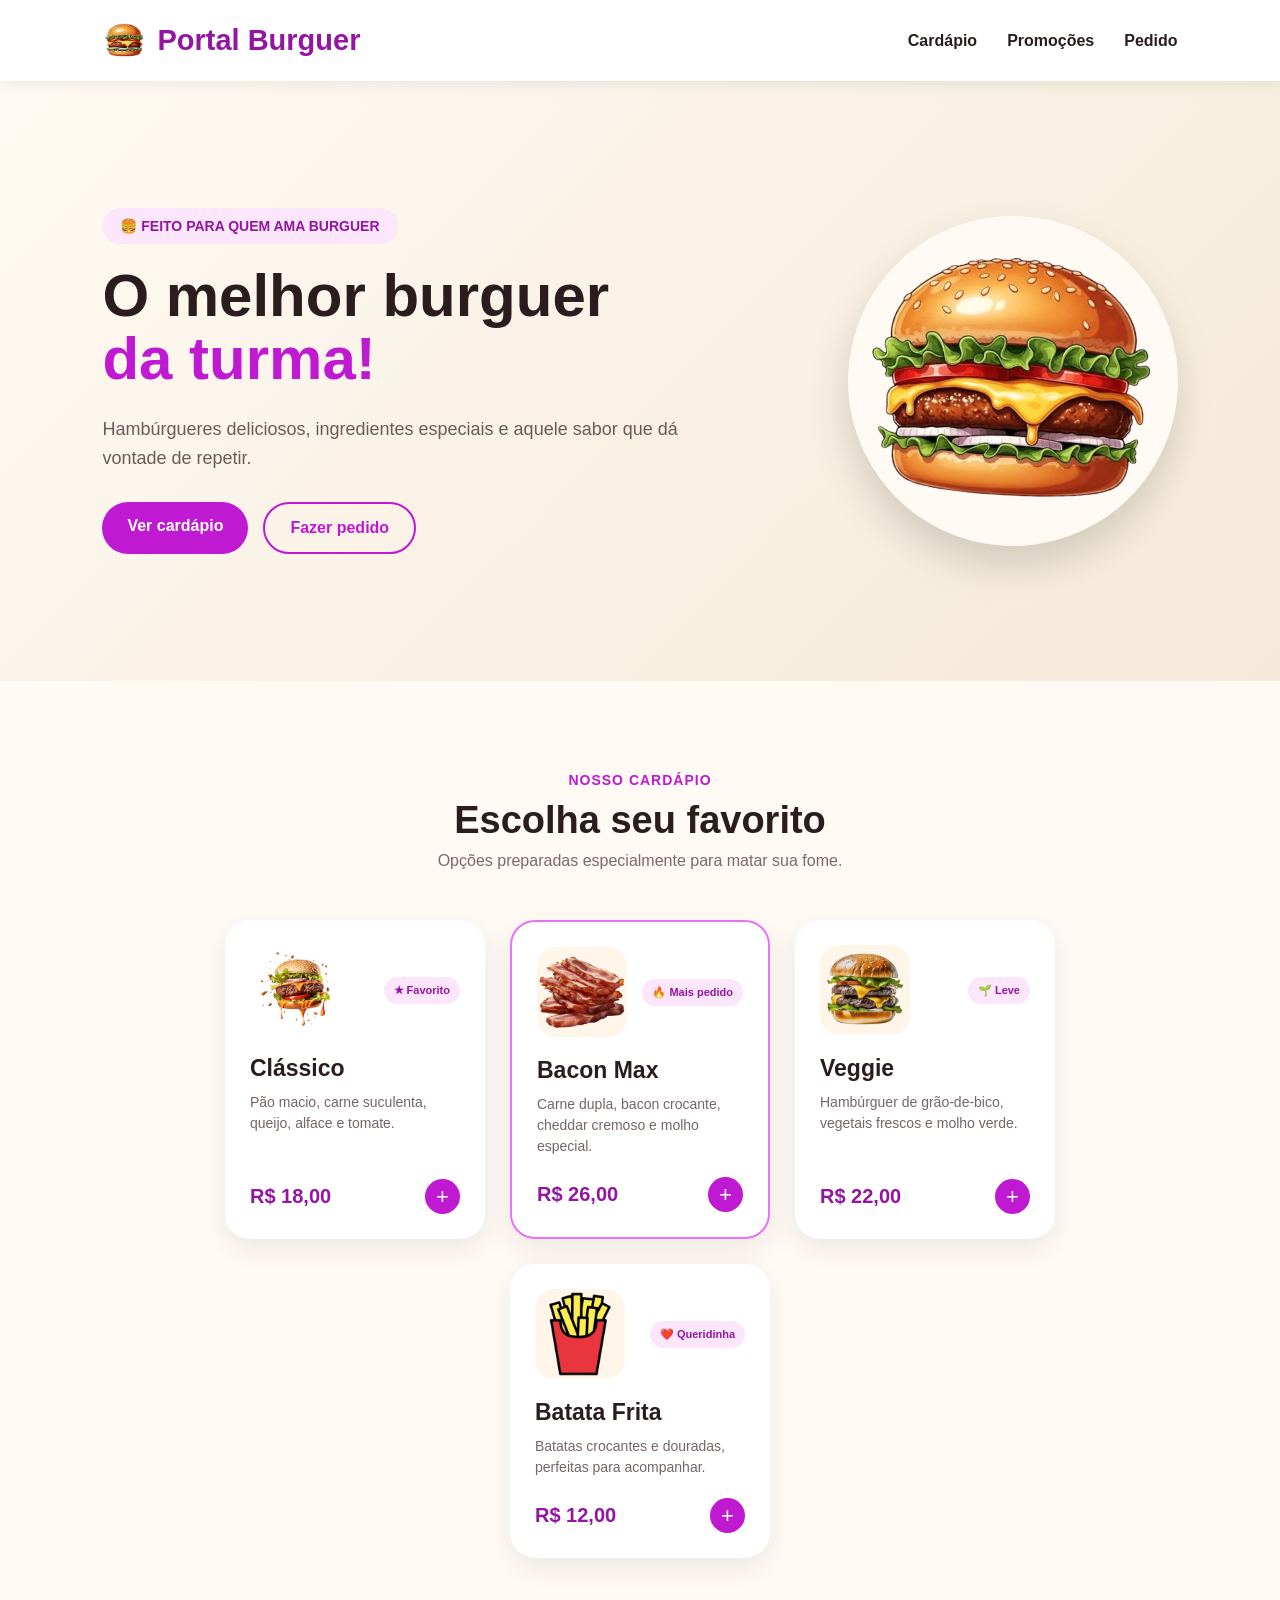
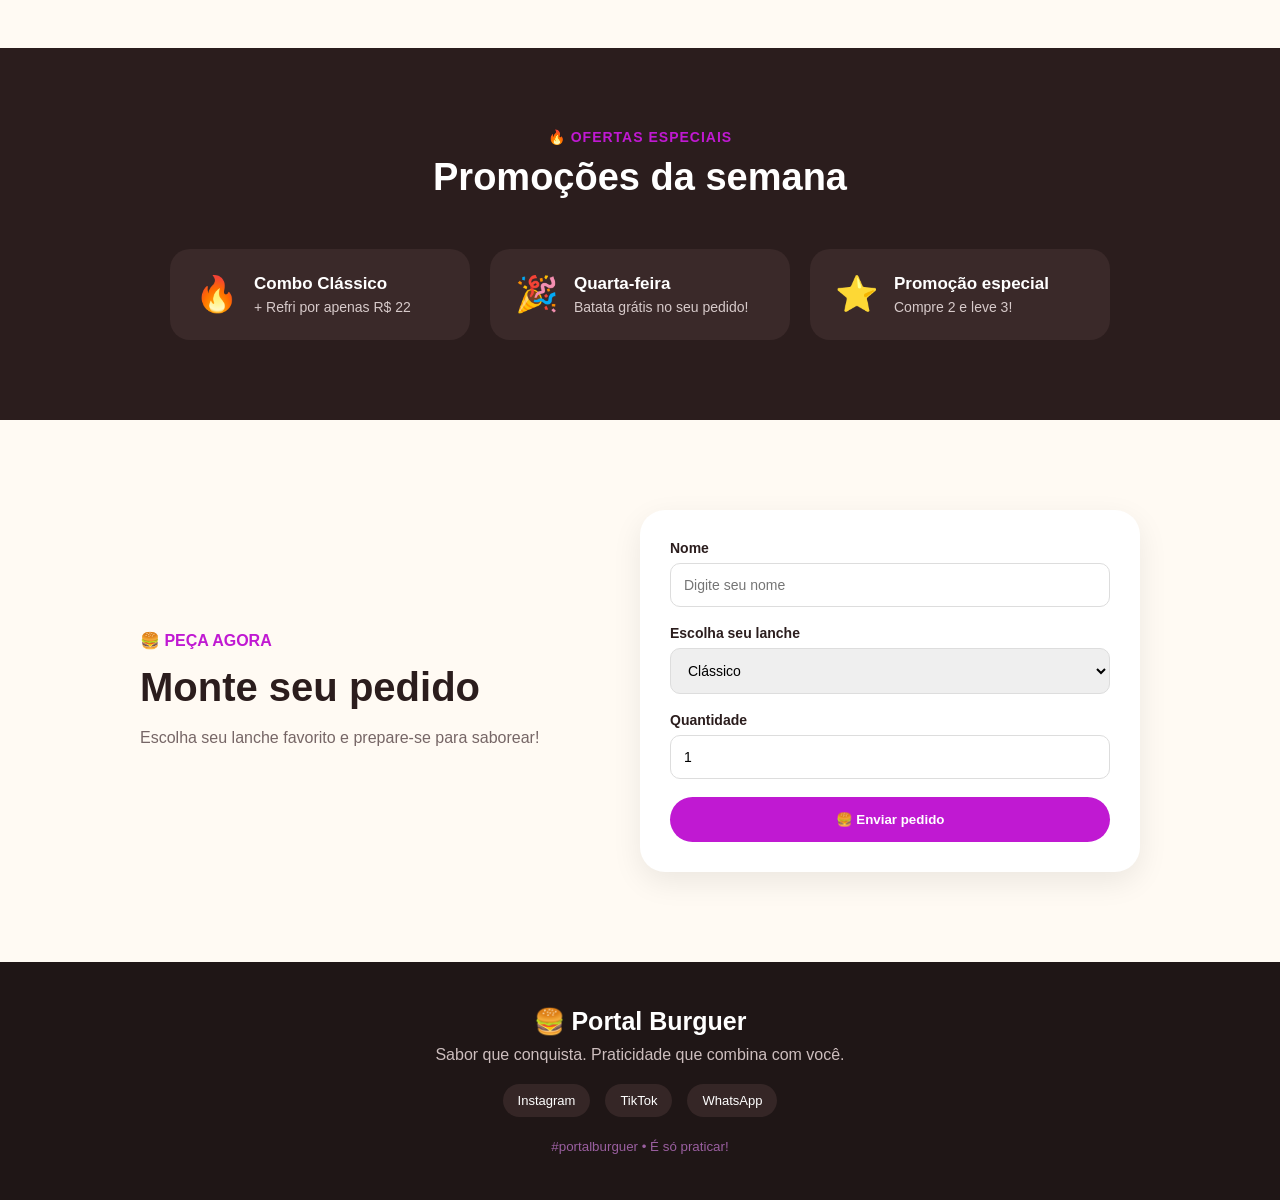
<file: portalburguer/index.html>
<!DOCTYPE html>
<html lang="pt-BR">

<head>
  <meta charset="UTF-8">
  <meta name="viewport" content="width=device-width, initial-scale=1.0">

  <title>Portal Burguer</title>

  <link rel="stylesheet" href="style.css">
</head>

<body>


  <!-- =====================================================
       CABEÇALHO
  ====================================================== -->

  <header>

    <div class="logo">

      <!-- 🖼️ IMAGEM DO LOGO
           Arquivo: img/burguer.png
      -->
      <img src="img/burguer.png" alt="Logo do Portal Burguer">

      <span>Portal Burguer</span>

    </div>


    <nav>
      <a href="#cardapio">Cardápio</a>
      <a href="#promo">Promoções</a>
      <a href="#pedido">Pedido</a>
    </nav>

  </header>



  <main>


    <!-- =====================================================
         🍔 PARTE PRINCIPAL / HERO
    ====================================================== -->

    <section class="hero">

      <div class="hero-conteudo">

        <span class="destaque">
          🍔 FEITO PARA QUEM AMA BURGUER
        </span>


        <h1>
          O melhor burguer
          <br>
          <span>da turma!</span>
        </h1>


        <p>
          Hambúrgueres deliciosos, ingredientes especiais
          e aquele sabor que dá vontade de repetir.
        </p>


        <div class="hero-botoes">

          <a href="#cardapio" class="botao">
            Ver cardápio
          </a>

          <a href="#pedido" class="botao botao-secundario">
            Fazer pedido
          </a>

        </div>

      </div>


      <!-- =================================================
           🖼️ IMAGEM PRINCIPAL
           Arquivo: img/burguer.png
      ================================================== -->

      <div class="hero-emoji">

        <img
          src="img/burguer.png"
          alt="Hambúrguer do Portal Burguer"
        >

      </div>

    </section>



    <!-- =====================================================
         🍔 CARDÁPIO
    ====================================================== -->

    <section class="cardapio" id="cardapio">


      <div class="titulo-secao">

        <span>NOSSO CARDÁPIO</span>

        <h2>Escolha seu favorito</h2>

        <p>
          Opções preparadas especialmente para matar sua fome.
        </p>

      </div>



      <div class="lista-cards">


        <!-- =================================================
             CARD 1 — CLÁSSICO
        ================================================== -->

        <div class="card">

          <div class="card-topo">


            <!-- =============================================
                 🖼️ IMAGEM DO CARD 1
                 Arquivo: img/burguer02.png

                 Se quiser trocar essa imagem,
                 é SÓ ALTERAR "burguer02.png"
            ============================================== -->

            <img
              src="img/burguer02.png"
              alt="Hambúrguer Clássico"
              class="imagem-burguer"
            >


            <span class="favorito">
              ★ Favorito
            </span>

          </div>


          <h3>Clássico</h3>


          <p>
            Pão macio, carne suculenta, queijo,
            alface e tomate.
          </p>


          <div class="card-final">

            <span class="preco">
              R$ 18,00
            </span>

            <button class="mini-botao">
              +
            </button>

          </div>

        </div>



        <!-- =================================================
             CARD 2 — BACON MAX
        ================================================== -->

        <div class="card destaque-card">

          <div class="card-topo">


            <!-- 🖼️ ÍCONE DO CARD 2 -->

            <div class="emoji">
  <img src="img/bacon.png" alt="Bacon Max">
</div>


            <span class="favorito">
              🔥 Mais pedido
            </span>

          </div>


          <h3>Bacon Max</h3>


          <p>
            Carne dupla, bacon crocante, cheddar
            cremoso e molho especial.
          </p>


          <div class="card-final">

            <span class="preco">
              R$ 26,00
            </span>

            <button class="mini-botao">
              +
            </button>

          </div>

        </div>



        <!-- =================================================
             CARD 3 — VEGANO
        ================================================== -->

        <div class="card">

          <div class="card-topo">


            <!-- 🖼️ ÍCONE DO CARD 3 -->

            <div class="emoji">
            <img src="img/vegano.png" alt="Hambúrguer Veggie">
            </div>

            <span class="favorito">
              🌱 Leve
            </span>

          </div>


          <h3>Veggie</h3>


          <p>
            Hambúrguer de grão-de-bico, vegetais
            frescos e molho verde.
          </p>


          <div class="card-final">

            <span class="preco">
              R$ 22,00
            </span>

            <button class="mini-botao">
              +
            </button>

          </div>

        </div>



        <!-- =================================================
             CARD 4 — BATATA FRITA
        ================================================== -->

        <div class="card">

          <div class="card-topo">


            <!-- 🖼️ ÍCONE DO CARD 4 -->

            <div class="emoji">
            <img src="img/batata-frita.png" alt="Hambúrguer Veggie">
            </div>


            <span class="favorito">
              ❤️ Queridinha
            </span>

          </div>


          <h3>Batata Frita</h3>


          <p>
            Batatas crocantes e douradas,
            perfeitas para acompanhar.
          </p>


          <div class="card-final">

            <span class="preco">
              R$ 12,00
            </span>

            <button class="mini-botao">
              +
            </button>

          </div>

        </div>


      </div>

    </section>



    <!-- =====================================================
         🔥 PROMOÇÕES
    ====================================================== -->

    <section class="promo" id="promo">


      <div class="titulo-secao titulo-promo">

        <span>
          🔥 OFERTAS ESPECIAIS
        </span>

        <h2>
          Promoções da semana
        </h2>

      </div>



      <div class="lista-promo">


        <div class="promo-item">

          <div class="promo-icone">
            🔥
          </div>

          <div>

            <strong>
              Combo Clássico
            </strong>

            <p>
              + Refri por apenas R$ 22
            </p>

          </div>

        </div>



        <div class="promo-item">

          <div class="promo-icone">
            🎉
          </div>

          <div>

            <strong>
              Quarta-feira
            </strong>

            <p>
              Batata grátis no seu pedido!
            </p>

          </div>

        </div>



        <div class="promo-item">

          <div class="promo-icone">
            ⭐
          </div>

          <div>

            <strong>
              Promoção especial
            </strong>

            <p>
              Compre 2 e leve 3!
            </p>

          </div>

        </div>


      </div>

    </section>



    <!-- =====================================================
         🛒 PEDIDO
    ====================================================== -->

    <section class="pedido" id="pedido">


      <div class="pedido-conteudo">


        <div class="pedido-texto">

          <span>
            🍔 PEÇA AGORA
          </span>

          <h2>
            Monte seu pedido
          </h2>

          <p>
            Escolha seu lanche favorito
            e prepare-se para saborear!
          </p>

        </div>



        <div class="formulario">


          <div class="campo">

            <label for="nome">
              Nome
            </label>

            <input
              type="text"
              id="nome"
              placeholder="Digite seu nome"
            >

          </div>



          <div class="campo">

            <label for="lanche">
              Escolha seu lanche
            </label>

            <select id="lanche">

              <option>
                Clássico
              </option>

              <option>
                Bacon Max
              </option>

              <option>
                Veggie
              </option>

              <option>
                Batata Frita
              </option>

            </select>

          </div>



          <div class="campo">

            <label for="qtd">
              Quantidade
            </label>

            <input
              type="number"
              id="qtd"
              value="1"
              min="1"
            >

          </div>



          <button class="botao enviar">
            🍔 Enviar pedido
          </button>


        </div>

      </div>

    </section>


  </main>



  <!-- =====================================================
       RODAPÉ
  ====================================================== -->

  <footer>


    <div class="footer-logo">
      🍔 Portal Burguer
    </div>


    <p>
      Sabor que conquista.
      Praticidade que combina com você.
    </p>


    <div class="redes">

      <span>
        Instagram
      </span>

      <span>
        TikTok
      </span>

      <span>
        WhatsApp
      </span>

    </div>


    <small>
      #portalburguer • É só praticar!
    </small>


  </footer>


</body>
</html>
</file>
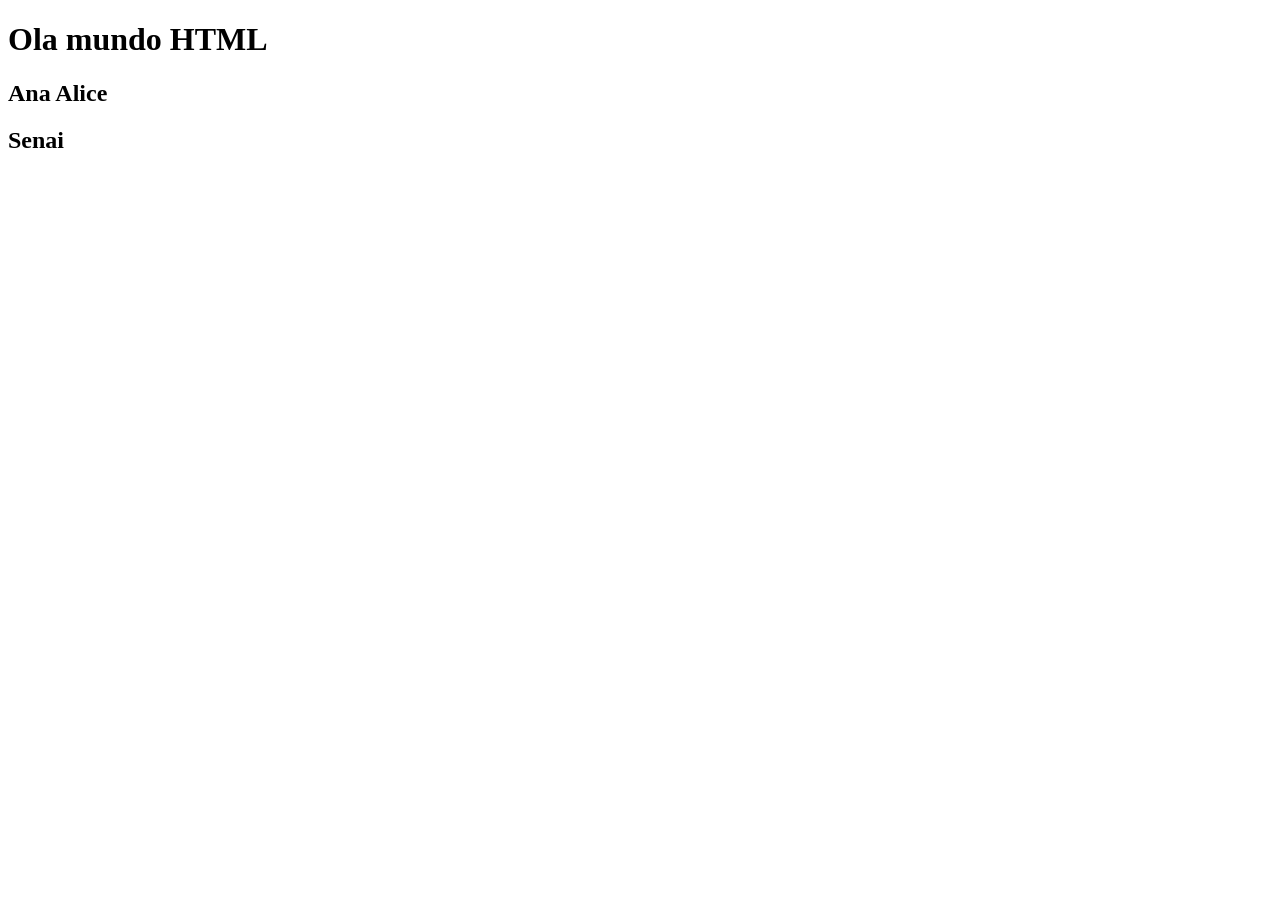
<file: 01 - olamundo.html>
<!DOCTYPE html>
<html>
    <head>
        <title>Olá Mundo - Ana Alice</title>
    </head>
    <body>
        <h1>Ola mundo HTML</hi>
        <h2>Ana Alice</h2>
        <h2>Senai</h2>
    </body>
</html>
</file>
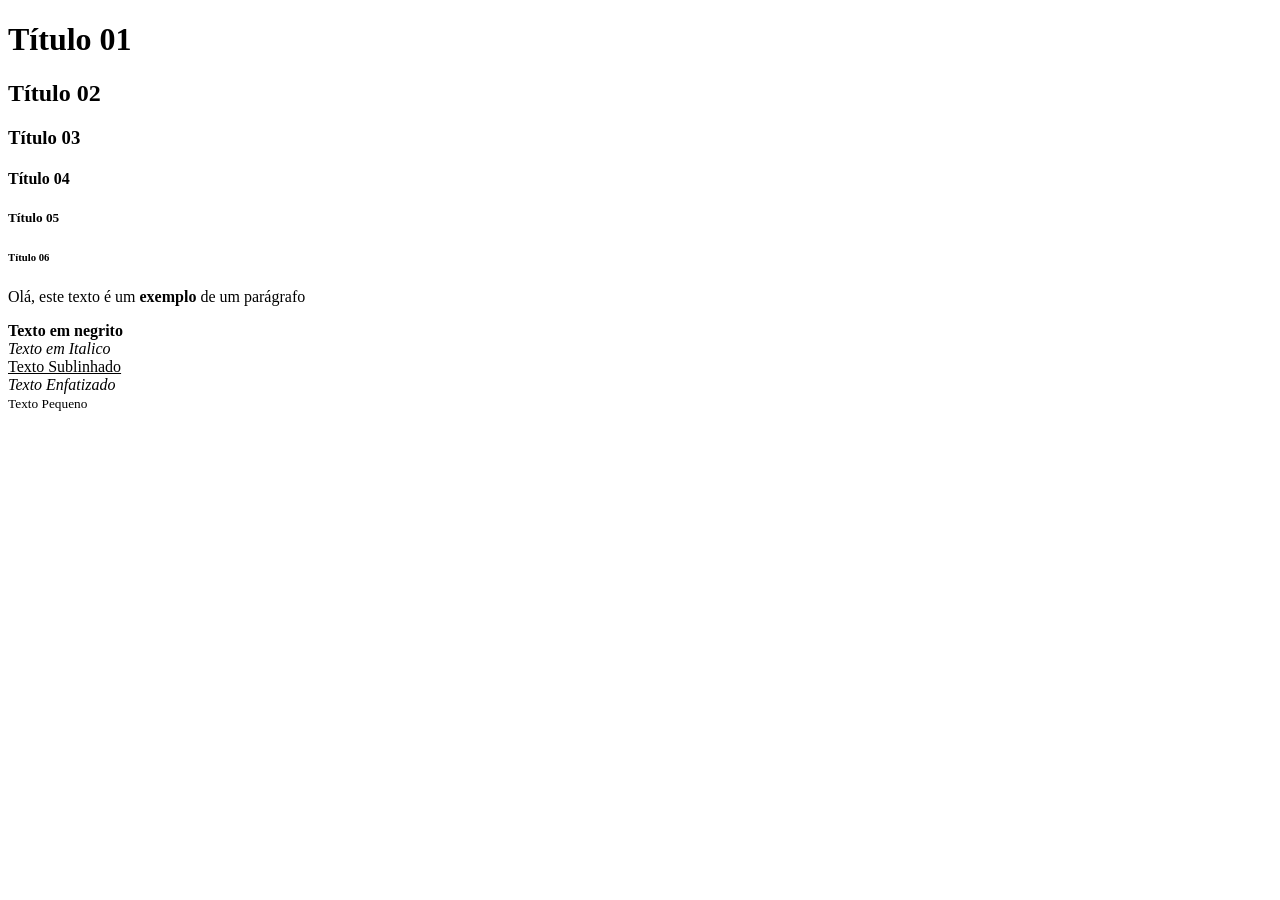
<file: 02-manipulando-texto.html>
<!DOCTYPE html>

<html>
 <head>
    <title>Manipulando Textos</title>
 </head>
 <body>
     <h1>Título 01</h1>
     <h2>Título 02</h2>
     <h3>Título 03</h3>
     <h4>Título 04</h4>   
     <h5>Título 05</h5>  
     <h6>Título 06</h6>
     <p>Olá, este texto é um <b>exemplo</b> de um parágrafo</p>
     <b>Texto em negrito</b>
     <br>
     <i>Texto em Italico</i>
     <br>
     <u>Texto Sublinhado</u>
     <br>
     <em>Texto Enfatizado</em>
     <br>
     <small>Texto Pequeno</small>
 </body>


</html>
</file>
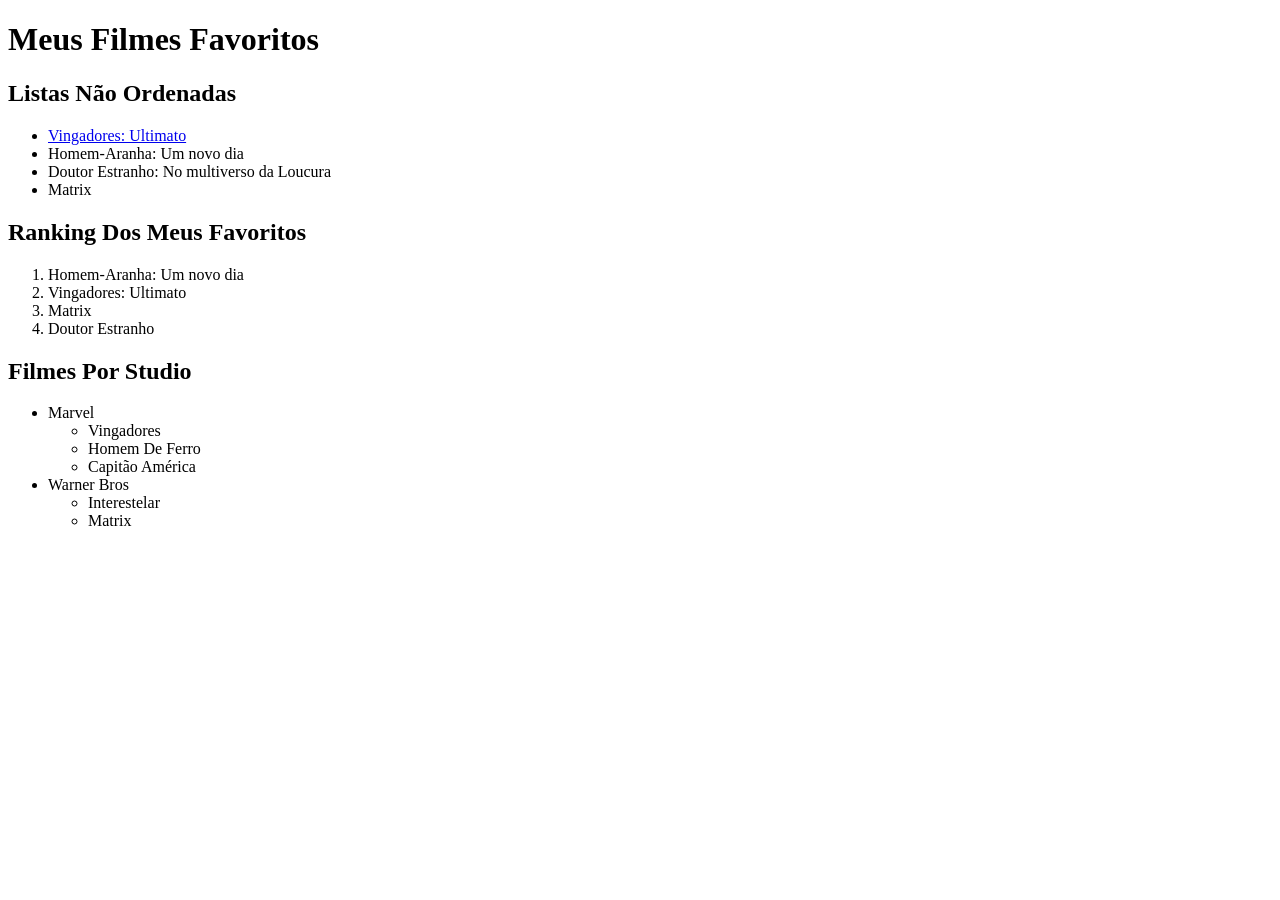
<file: 03-manipulando-listas.html>
<!DOCTYPE html>
<html lang="en">
<head>
    <meta charset="UTF-8">
    <meta name="viewport" content="width=device-width, initial-scale=1.0">
    <title>Manipulando listas</title>
</head>
<body>
    <h1>Meus Filmes Favoritos</h1>
    <h2>Listas Não Ordenadas</h2>
    
    
    <ul>
        <li><a href="https://www.omelete.com.br/busca?q=vingadores+ultimato">Vingadores: Ultimato</a></li>
        <li>Homem-Aranha: Um novo dia</li>
        <li>Doutor Estranho: No multiverso da Loucura</li>
        <li>Matrix</li>
    </ul>

    <h2>Ranking Dos Meus Favoritos</h2>
    <ol>
        <li>Homem-Aranha: Um novo dia</li>
        <li>Vingadores: Ultimato</li>
        <li>Matrix</li>
        <li>Doutor Estranho</li>
    </ol>

    <h2>Filmes Por Studio</h2>
    <ul>
        <li>Marvel
            <ul>
                <li>Vingadores</li>
                <li>Homem De Ferro</li>
                <li>Capitão América</li>
            </ul>
        </li>
        <li>Warner Bros
            <ul>
                <li>Interestelar</li>
                <li>Matrix</li>
            </ul>
        </li>
    </ul>

</body>
</html>
</file>
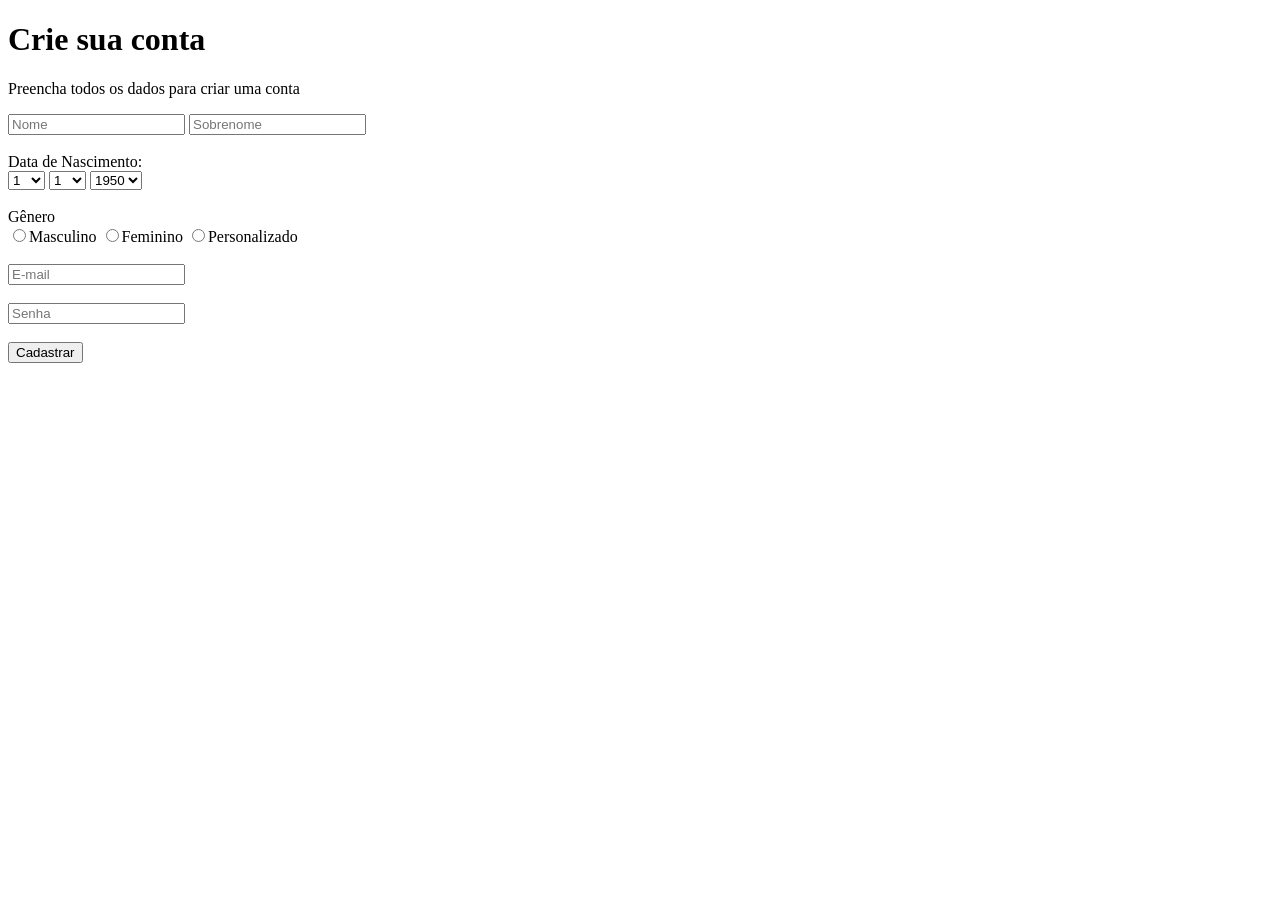
<file: 05-manipulando-formulários.html>
<!DOCTYPE html>
<html lang="en">
<head>
    <meta charset="UTF-8">
    <meta name="viewport" content="width=device-width, initial-scale=1.0">
    <title>Manipulando Formulários</title>
</head>
<body>
    <h1>Crie sua conta</h1>
    <p>Preencha todos os dados para criar uma conta</p>

    <form>
        <input type="text" placeholder="Nome"/>
        <input type="text" placeholder="Sobrenome"/>
        <br>
        <br>
        <label>Data de Nascimento:</label>
        <br>
        <select>
            <option value="">1</option>
            <option value="">2</option>
            <option value="">3</option>
            <option value="">4</option>
            <option value="">5</option>
            <option value="">6</option>
            <option value="">7</option>
            <option value="">8</option>
            <option value="">9</option>
            <option value="">10</option>
            <option value="">11</option>
            <option value="">12</option>
            <option value="">13</option>
            <option value="">14</option>
            <option value="">15</option>
            <option value="">16</option>
            <option value="">17</option>
            <option value="">18</option>
            <option value="">19</option>
            <option value="">20</option>
            <option value="">21</option>
            <option value="">22</option>
            <option value="">23</option>
            <option value="">24</option>
            <option value="">25</option>
            <option value="">26</option>
            <option value="">27</option>
            <option value="">28</option>
            <option value="">29</option>
            <option value="">30</option>
            <option value="">31</option>
        </select>

        <select>
            <option value="">1</option>
            <option value="">2</option>
            <option value="">3</option>
            <option value="">4</option>
            <option value="">5</option>
            <option value="">6</option>
            <option value="">7</option>
            <option value="">8</option>
            <option value="">9</option>
            <option value="">10</option>
            <option value="">11</option>
            <option value="">12</option>
        </select>

        <select>
            <option value="">1950</option>
            <option value="">1951</option>
            <option value="">1952</option>
            <option value="">1953</option>
            <option value="">1954</option>
            <option value="">1955</option>
            <option value="">1956</option>
            <option value="">1957</option>
            <option value="">1958</option>
            <option value="">1959</option>
            <option value="">1960</option>
            <option value="">1961</option>
            <option value="">1962</option>
            <option value="">1963</option>
            <option value="">1964</option>
            <option value="">1965</option>
            <option value="">1966</option>
            <option value="">1967</option>
            <option value="">1968</option>
            <option value="">1969</option>
            <option value="">1970</option>
            <option value="">1971</option>
            <option value="">1972</option>
            <option value="">1973</option>
            <option value="">1974</option>
            <option value="">1975</option>
            <option value="">1976</option>
            <option value="">1977</option>
            <option value="">1978</option>
            <option value="">1979</option>
            <option value="">1980</option>
            <option value="">1981</option>
            <option value="">1982</option>
            <option value="">1983</option>
            <option value="">1984</option>
            <option value="">1985</option>
            <option value="">1986</option>
            <option value="">1987</option>
            <option value="">1988</option>
            <option value="">1989</option>
            <option value="">1990</option>
            <option value="">1991</option>
            <option value="">1992</option>
            <option value="">1993</option>
            <option value="">1994</option>
            <option value="">1995</option>
            <option value="">1996</option>
            <option value="">1997</option>
            <option value="">1998</option>
            <option value="">1999</option>
            <option value="">2000</option>
            <option value="">2001</option>
            <option value="">2002</option>
            <option value="">2003</option>
            <option value="">2004</option>
            <option value="">2005</option>
            <option value="">2006</option>
            <option value="">2007</option>
            <option value="">2008</option>
            <option value="">2009</option>
            <option value="">2010</option>
            <option value="">2011</option>
            <option value="">2012</option>
            <option value="">2013</option>
            <option value="">2014</option>
            <option value="">2015</option>
            <option value="">2016</option>
            <option value="">2017</option>
            <option value="">2018</option>
            <option value="">2019</option>
            <option value="">2020</option>
            <option value="">2021</option>
            <option value="">2022</option>
            <option value="">2023</option>
            <option value="">2024</option>
            <option value="">2025</option>
            <option value="">2026</option>
        </select>
        <br>
        <br>
        <label>Gênero</label>
        <br>
        <input type="radio" name="genero"/>Masculino
        <input type="radio" name="genero"/>Feminino
        <input type="radio" name="genero"/>Personalizado
        <br>
        <br>

        <input type="E-mail" placeholder="E-mail"/>
        <br> 
        <br>

        <input type="password" placeholder="Senha"/>
        <br>
        <br>

        <input type="submit" value="Cadastrar"/>


    </form>
</body>
</html>
</file>
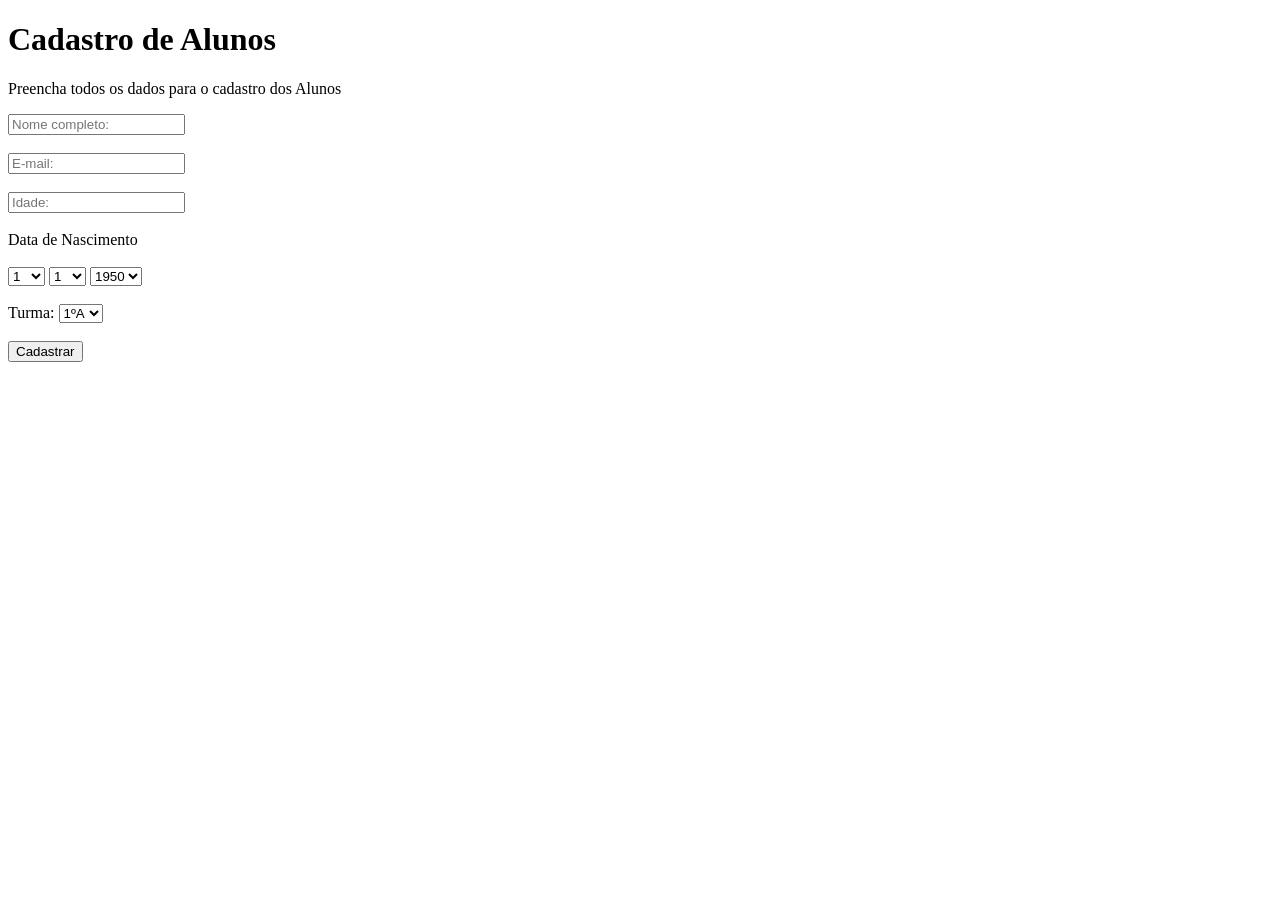
<file: Atividades - Formulários/Atividade-01.html>
<!DOCTYPE html>
<html lang="en">
<head>
    <meta charset="UTF-8">
    <meta name="viewport" content="width=device-width, initial-scale=1.0">
    <title>Cadastros de Alunos</title>
</head>
<body>
    <h1>Cadastro de Alunos</h1>
    <p>Preencha todos os dados para o cadastro dos Alunos</p>

    <form>
        <input type="text" placeholder="Nome completo:"/>
        <br>
        <br>
        <input type="email" placeholder="E-mail:"/>
        <br>
        <br>
        <input type="number" placeholder="Idade:"/>
        <br>
        <br>
        <label>Data de Nascimento</label>
        <br>
        <br>
        <select>
            <option value="">1</option>
            <option value="">2</option>
            <option value="">3</option>
            <option value="">4</option>
            <option value="">5</option>
            <option value="">6</option>
            <option value="">7</option>
            <option value="">8</option>
            <option value="">9</option>
            <option value="">10</option>
            <option value="">11</option>
            <option value="">12</option>
            <option value="">13</option>
            <option value="">14</option>
            <option value="">15</option>
            <option value="">16</option>
            <option value="">17</option>
            <option value="">18</option>
            <option value="">19</option>
            <option value="">20</option>
            <option value="">21</option>
            <option value="">22</option>
            <option value="">23</option>
            <option value="">24</option>
            <option value="">25</option>
            <option value="">26</option>
            <option value="">27</option>
            <option value="">28</option>
            <option value="">29</option>
            <option value="">30</option>
            <option value="">31</option>
        </select>

        <select>
            <option value="">1</option>
            <option value="">2</option>
            <option value="">3</option>
            <option value="">4</option>
            <option value="">5</option>
            <option value="">6</option>
            <option value="">7</option>
            <option value="">8</option>
            <option value="">9</option>
            <option value="">10</option>
            <option value="">11</option>
            <option value="">12</option>
        </select>

        <select><option value="">1950</option>
            <option value="">1951</option>
            <option value="">1952</option>
            <option value="">1953</option>
            <option value="">1954</option>
            <option value="">1955</option>
            <option value="">1956</option>
            <option value="">1957</option>
            <option value="">1958</option>
            <option value="">1959</option>
            <option value="">1960</option>
            <option value="">1961</option>
            <option value="">1962</option>
            <option value="">1963</option>
            <option value="">1964</option>
            <option value="">1965</option>
            <option value="">1966</option>
            <option value="">1967</option>
            <option value="">1968</option>
            <option value="">1969</option>
            <option value="">1970</option>
            <option value="">1971</option>
            <option value="">1972</option>
            <option value="">1973</option>
            <option value="">1974</option>
            <option value="">1975</option>
            <option value="">1976</option>
            <option value="">1977</option>
            <option value="">1978</option>
            <option value="">1979</option>
            <option value="">1980</option>
            <option value="">1981</option>
            <option value="">1982</option>
            <option value="">1983</option>
            <option value="">1984</option>
            <option value="">1985</option>
            <option value="">1986</option>
            <option value="">1987</option>
            <option value="">1988</option>
            <option value="">1989</option>
            <option value="">1990</option>
            <option value="">1991</option>
            <option value="">1992</option>
            <option value="">1993</option>
            <option value="">1994</option>
            <option value="">1995</option>
            <option value="">1996</option>
            <option value="">1997</option>
            <option value="">1998</option>
            <option value="">1999</option>
            <option value="">2000</option>
            <option value="">2001</option>
            <option value="">2002</option>
            <option value="">2003</option>
            <option value="">2004</option>
            <option value="">2005</option>
            <option value="">2006</option>
            <option value="">2007</option>
            <option value="">2008</option>
            <option value="">2009</option>
            <option value="">2010</option>
            <option value="">2011</option>
            <option value="">2012</option>
            <option value="">2013</option>
            <option value="">2014</option>
            <option value="">2015</option>
            <option value="">2016</option>
            <option value="">2017</option>
            <option value="">2018</option>
            <option value="">2019</option>
            <option value="">2020</option>
            <option value="">2021</option>
            <option value="">2022</option>
            <option value="">2023</option>
            <option value="">2024</option>
            <option value="">2025</option>
            <option value="">2026</option>
        </select>
        <br>
        <br>
        <label>Turma:</label>
        <select>
            <option value="">1ºA</option>
            <option value="">1ºB</option>
            <option value="">2ºA</option>
            <option value="">2ºB</option>
            <option value="">3ºA</option>
        </select>
        <br>
        <br>
        <input type="submit" value="Cadastrar"/>
      
    </form>
        


</body>
</html>
</file>
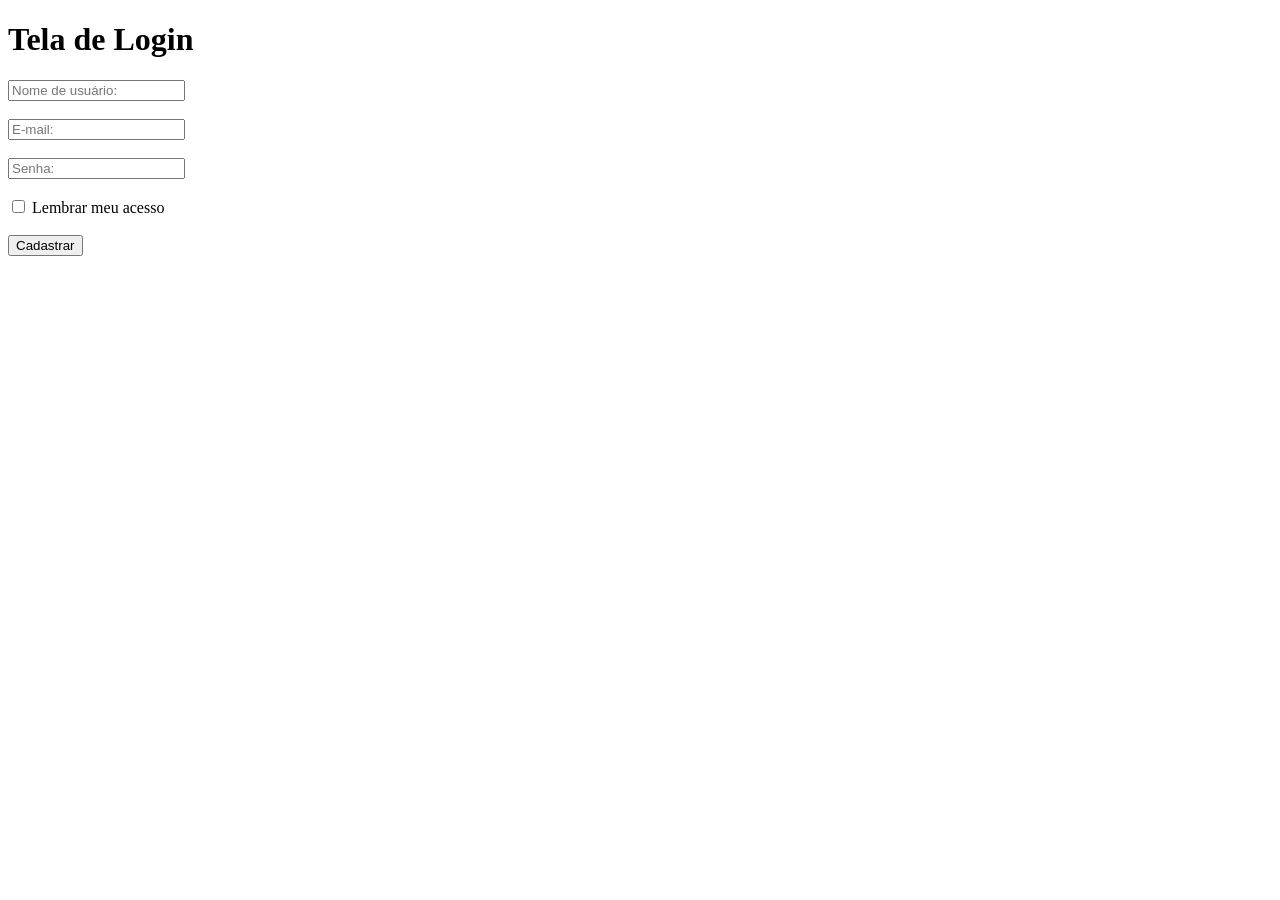
<file: Atividades - Formulários/Atividade-02.html>
<!DOCTYPE html>
<html lang="en">
<head>
    <meta charset="UTF-8">
    <meta name="viewport" content="width=device-width, initial-scale=1.0">
    <title>Tela de Login</title>
</head>
<body>
    <h1>Tela de Login</h1>

    <form>
        <input type="text" placeholder="Nome de usuário:"/>
        <br>
        <br>
        <input type="email" placeholder="E-mail:"/>
        <br>
        <br>
        <input type="password" placeholder="Senha:"/>
        <br>
        <br>
        <input type="checkbox"/> Lembrar meu acesso
        <br>
        <br>
        <input type="submit" value="Cadastrar"/>
    </form>
</body>
</html>
</file>
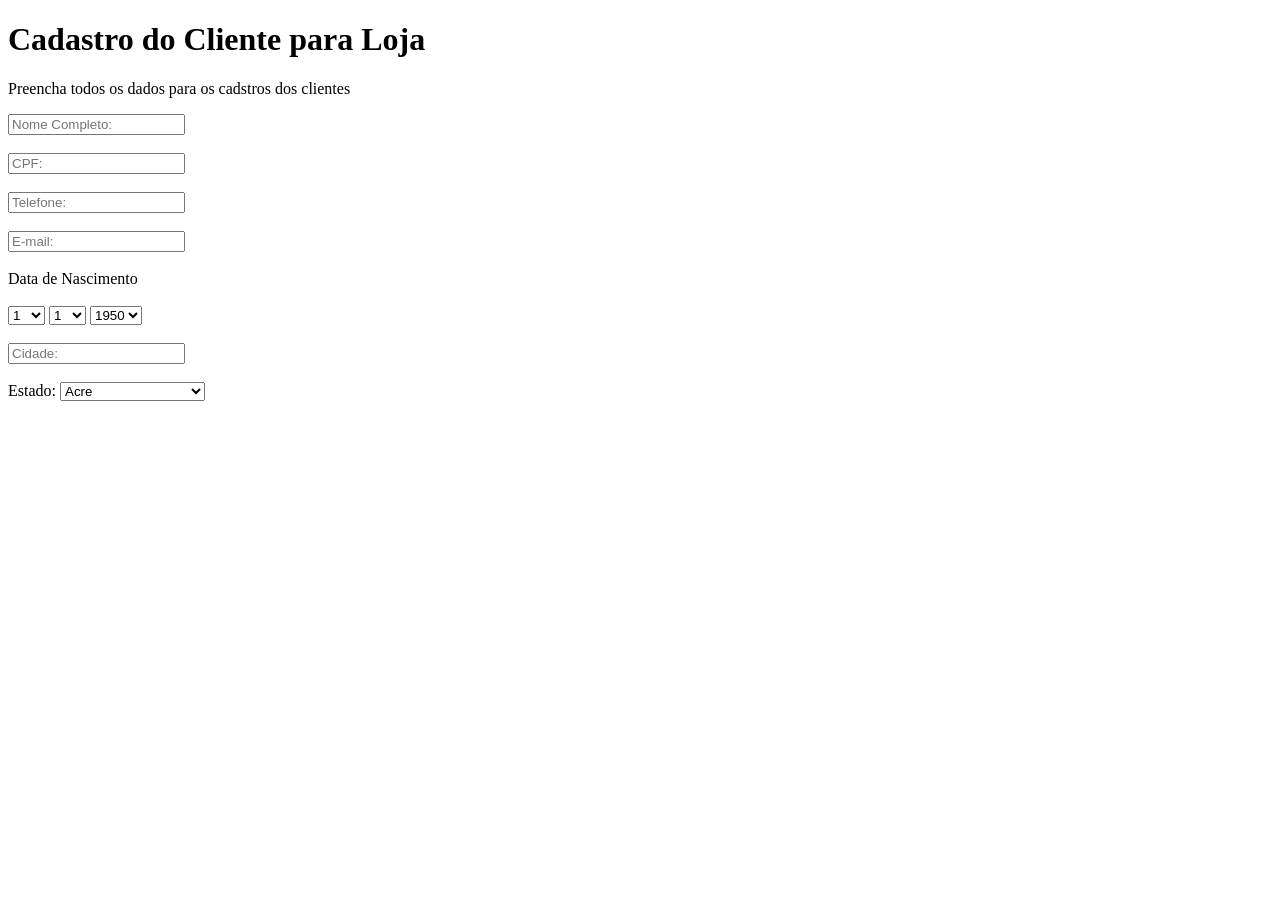
<file: Atividades - Formulários/Atividade-03.html>
<!DOCTYPE html>
<html lang="en">
<head>
    <meta charset="UTF-8">
    <meta name="viewport" content="width=device-width, initial-scale=1.0">
    <title>Cadastro do Cliente</title>
</head>
<body>
    <h1>Cadastro do Cliente para Loja</h1>
    <p>Preencha todos os dados para os cadstros dos clientes</p>
    
    <form>
        <input type="text" placeholder="Nome Completo:"/>
        <br>
        <br>
        <input type="number" placeholder="CPF:"/>
        <br>
        <br>
        <input type="number" placeholder="Telefone:"/>
        <br>
        <br>
        <input type="email" placeholder="E-mail:"/>
        <br>
        <br>
        <label>Data de Nascimento</label>
        <br>
        <br>
        <select>
            <option value="">1</option>
            <option value="">2</option>
            <option value="">3</option>
            <option value="">4</option>
            <option value="">5</option>
            <option value="">6</option>
            <option value="">7</option>
            <option value="">8</option>
            <option value="">9</option>
            <option value="">10</option>
            <option value="">11</option>
            <option value="">12</option>
            <option value="">13</option>
            <option value="">14</option>
            <option value="">15</option>
            <option value="">16</option>
            <option value="">17</option>
            <option value="">18</option>
            <option value="">19</option>
            <option value="">20</option>
            <option value="">21</option>
            <option value="">22</option>
            <option value="">23</option>
            <option value="">24</option>
            <option value="">25</option>
            <option value="">26</option>
            <option value="">27</option>
            <option value="">28</option>
            <option value="">29</option>
            <option value="">30</option>
            <option value="">31</option>
        </select>

        <select>
            <option value="">1</option>
            <option value="">2</option>
            <option value="">3</option>
            <option value="">4</option>
            <option value="">5</option>
            <option value="">6</option>
            <option value="">7</option>
            <option value="">8</option>
            <option value="">9</option>
            <option value="">10</option>
            <option value="">11</option>
            <option value="">12</option>
        </select>

        <select><option value="">1950</option>
            <option value="">1951</option>
            <option value="">1952</option>
            <option value="">1953</option>
            <option value="">1954</option>
            <option value="">1955</option>
            <option value="">1956</option>
            <option value="">1957</option>
            <option value="">1958</option>
            <option value="">1959</option>
            <option value="">1960</option>
            <option value="">1961</option>
            <option value="">1962</option>
            <option value="">1963</option>
            <option value="">1964</option>
            <option value="">1965</option>
            <option value="">1966</option>
            <option value="">1967</option>
            <option value="">1968</option>
            <option value="">1969</option>
            <option value="">1970</option>
            <option value="">1971</option>
            <option value="">1972</option>
            <option value="">1973</option>
            <option value="">1974</option>
            <option value="">1975</option>
            <option value="">1976</option>
            <option value="">1977</option>
            <option value="">1978</option>
            <option value="">1979</option>
            <option value="">1980</option>
            <option value="">1981</option>
            <option value="">1982</option>
            <option value="">1983</option>
            <option value="">1984</option>
            <option value="">1985</option>
            <option value="">1986</option>
            <option value="">1987</option>
            <option value="">1988</option>
            <option value="">1989</option>
            <option value="">1990</option>
            <option value="">1991</option>
            <option value="">1992</option>
            <option value="">1993</option>
            <option value="">1994</option>
            <option value="">1995</option>
            <option value="">1996</option>
            <option value="">1997</option>
            <option value="">1998</option>
            <option value="">1999</option>
            <option value="">2000</option>
            <option value="">2001</option>
            <option value="">2002</option>
            <option value="">2003</option>
            <option value="">2004</option>
            <option value="">2005</option>
            <option value="">2006</option>
            <option value="">2007</option>
            <option value="">2008</option>
            <option value="">2009</option>
            <option value="">2010</option>
            <option value="">2011</option>
            <option value="">2012</option>
            <option value="">2013</option>
            <option value="">2014</option>
            <option value="">2015</option>
            <option value="">2016</option>
            <option value="">2017</option>
            <option value="">2018</option>
            <option value="">2019</option>
            <option value="">2020</option>
            <option value="">2021</option>
            <option value="">2022</option>
            <option value="">2023</option>
            <option value="">2024</option>
            <option value="">2025</option>
            <option value="">2026</option>
        </select>
        <br>
        <br>
        <input type="text" placeholder="Cidade:"/>
        <br>
        <br>
        <label>Estado:</label>
        <select>
            <option value="Acre">Acre</option>
            <option value="Alagoas">Alagoas</option>
            <option value="Amapá">Amapá</option>
            <option value="Amazonas">Amazonas</option>
            <option value="Bahia">Bahia</option>
            <option value="Ceará">Ceará</option>
            <option value="Distrito Federal">Distrito Federal</option>
            <option value="Espírito Santo">Espírito Santo</option>
            <option value="Goiás">Goiás</option>
            <option value="Maranhão">Maranhão</option>
            <option value="Mato Grosso">Mato Grosso</option>
            <option value="Mato Grosso do Sul">Mato Grosso do Sul</option>
            <option value="Minas Gerais">Minas Gerais</option>
            <option value="Pará">Pará</option>
            <option value="Paraíba">Paraíba</option>
            <option value="Paraná">Paraná</option>
            <option value="Pernambuco">Pernambuco</option>
            <option value="Piauí">Piauí</option>
            <option value="Rio de Janeiro">Rio de Janeiro</option>
            <option value="Rio Grande do Norte">Rio Grande do Norte</option>
            <option value="Rio Grande do Sul">Rio Grande do Sul</option>
            <option value="Rondônia">Rondônia</option>
            <option value="Roraima">Roraima</option>
            <option value="Santa Catarina">Santa Catarina</option>
            <option value="São Paulo">São Paulo</option>
            <option value="Sergipe">Sergipe</option>
            <option value="Tocantins">Tocantins</option>
            </select>
    </form>
</body>
</html>
</file>
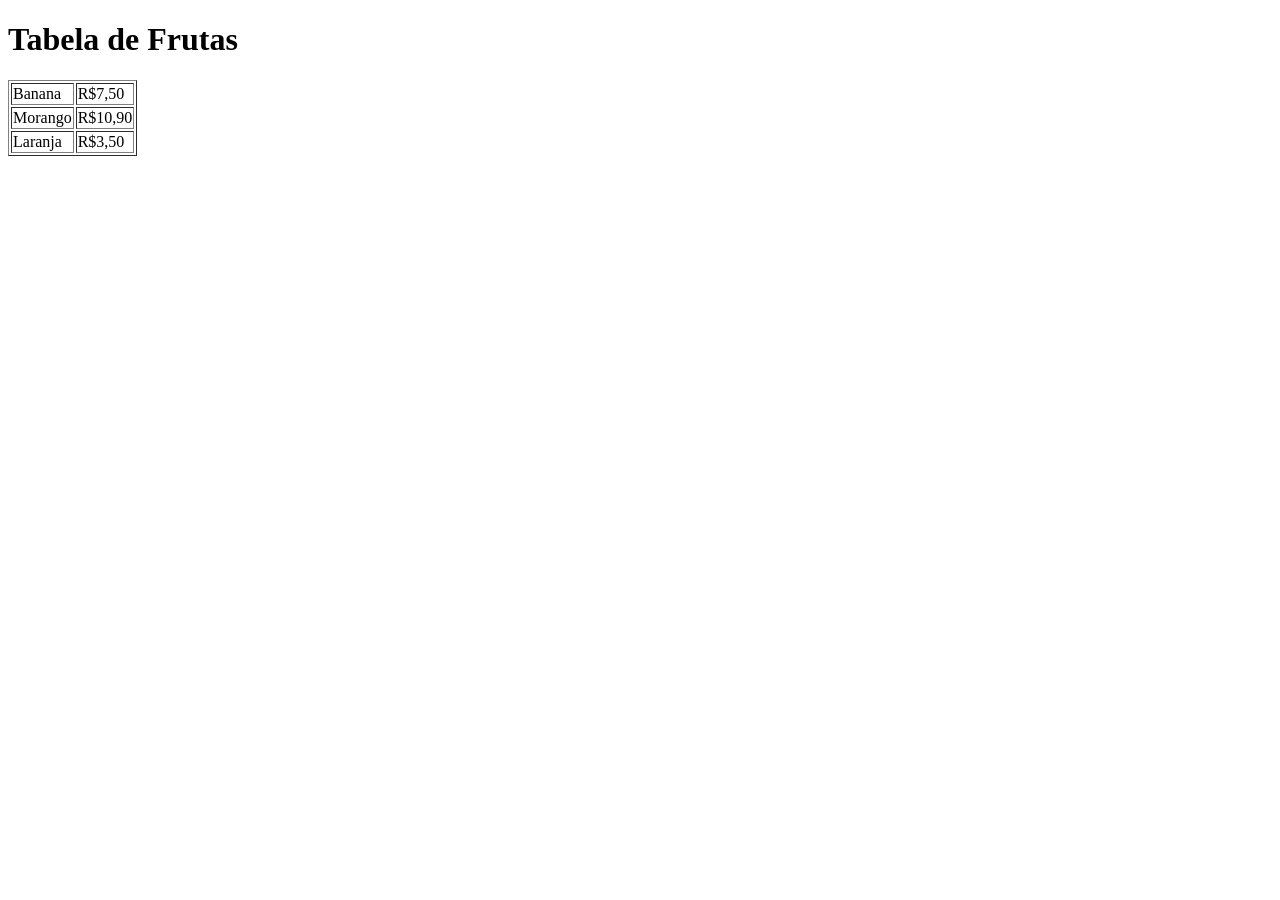
<file: aula-tabelas/01-tabela.html>
<!DOCTYPE html>
<html lang="en">
<head>
    <meta charset="UTF-8">
    <meta name="viewport" content="width=device-width, initial-scale=1.0">
    <title>Exemplo 01 - Tabelas</title>
</head>
<body>
    <h1>Tabela de Frutas</h1>

    <table border="1">
        <tr>
            <td>Banana</td>
            <td>R$7,50</td>
        </tr>

        <tr>
            <td>Morango</td>
            <td>R$10,90</td>
        </tr>

        <tr>
            <td>Laranja</td>
            <td>R$3,50</td>
        </tr>
    </table>
</body>
</html>
</file>
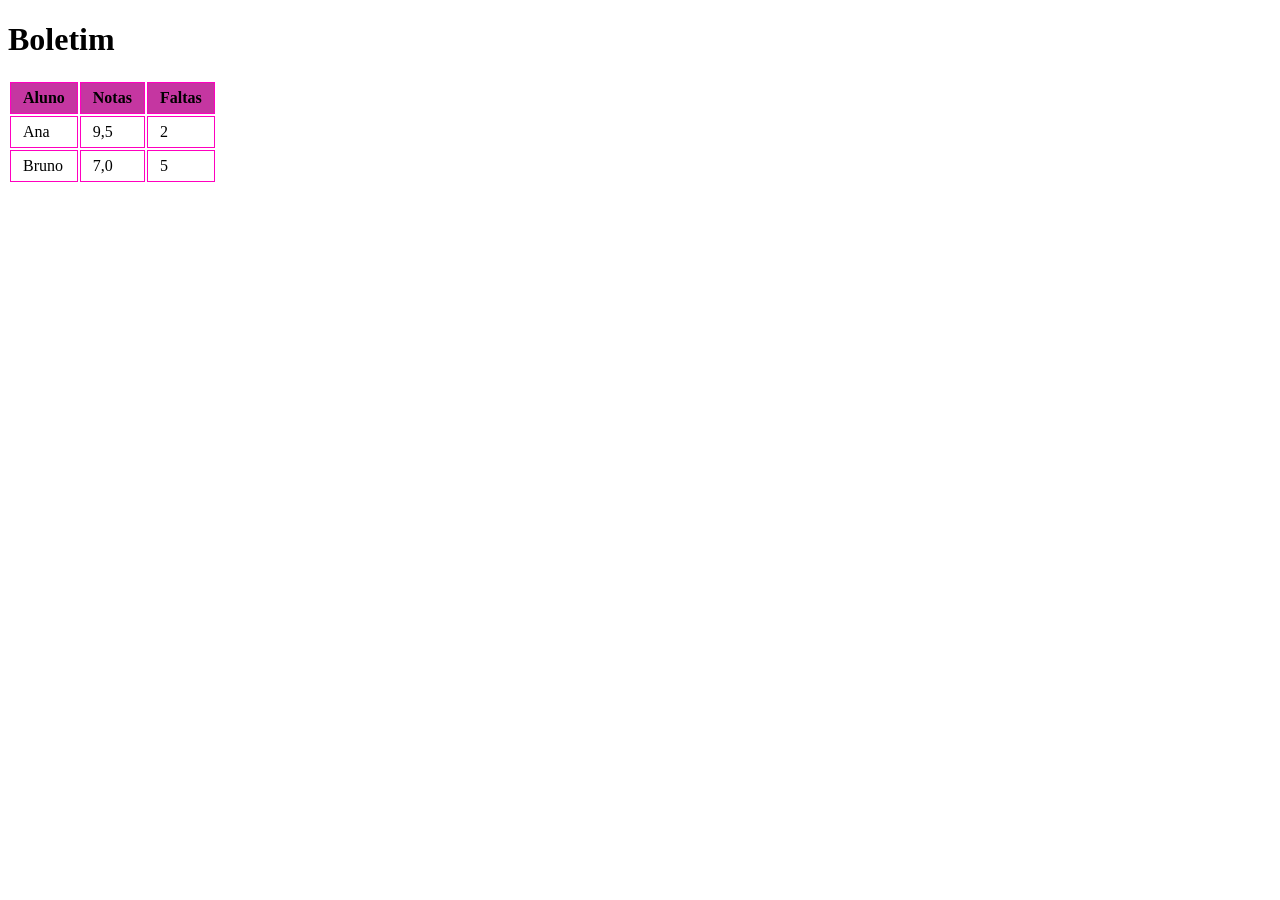
<file: aula-tabelas/02-tabela-cabecalhos.html>
<!DOCTYPE html>
<html lang="en">
<head>
    <meta charset="UTF-8">
    <meta name="viewport" content="width=device-width, initial-scale=1.0">
    <title>Exemplo 02 - Cabeçalhos</title>
</head>
<style>
    th, td {
         border:1px solid #ff00bf;
         padding: 6px 12px;
    }
    th {
        background: #c536a1
    }
</style>
<body>
    <h1>Boletim</h1>
    <table>

        <tr>
            <th scope="col">Aluno</th>
            <th scope="col">Notas</th>
            <th scope="col">Faltas</th>
        </tr>

        <tr>
            <td>Ana</th>
            <td>9,5</td>
            <td>2</td>
        </tr>

        <tr>
            <td>Bruno</td>
            <td>7,0</td>
            <td>5</td>
        </tr>
    </table>

</body>
</html>
</file>
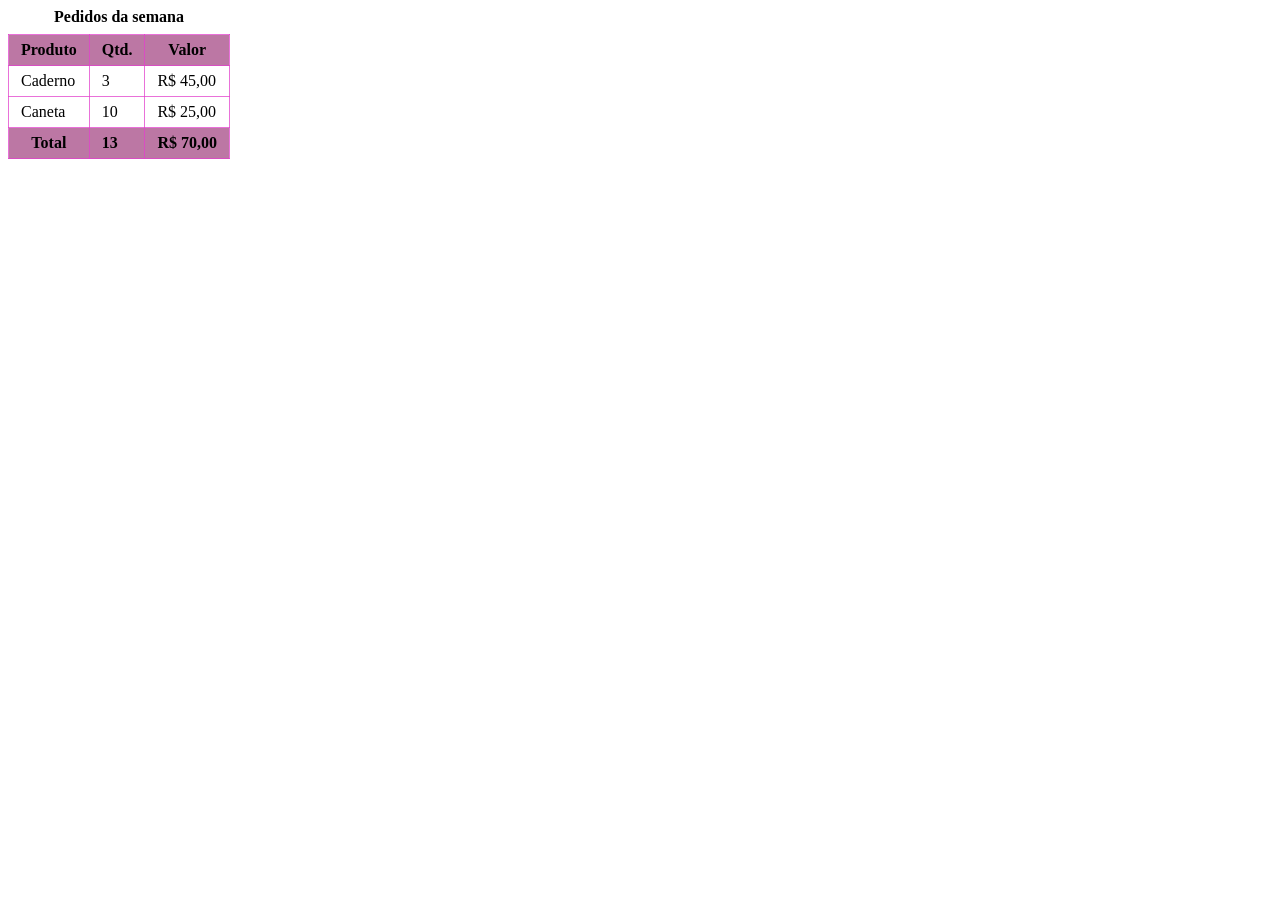
<file: aula-tabelas/03- tabela-semantica.html>
<!DOCTYPE html>
<html lang="en">
<head>
    <meta charset="UTF-8">
    <meta name="viewport" content="width=device-width, initial-scale=1.0">
    <title>Tabela Semantica</title>
</head>
<style>
  table { border-collapse: collapse; }
  th, td { border: 1px solid #e241ccbe; padding: 6px 12px; }
  caption { font-weight: bold; padding-bottom: 8px; }
  thead th { background: #bc77a4; }
  tfoot { background: #bc77a4; font-weight: bold; }
</style>
<body>
    <table border="1">
  <caption>Pedidos da semana</caption>
  <thead>
    <tr>
      <th scope="col">Produto</th>
      <th scope="col">Qtd.</th>
      <th scope="col">Valor</th>
    </tr>
  </thead>
  <tbody>
    <tr>
      <td>Caderno</td>
      <td>3</td>
      <td>R$ 45,00</td>
    </tr>
    <tr>
      <td>Caneta</td>
      <td>10</td>
      <td>R$ 25,00</td>
    </tr>
  </tbody>
  <tfoot>
    <tr>
      <th scope="row">Total</th>
      <td>13</td>
      <td>R$ 70,00</td>
    </tr>
  </tfoot>
</table>
</body>
</html>
</file>
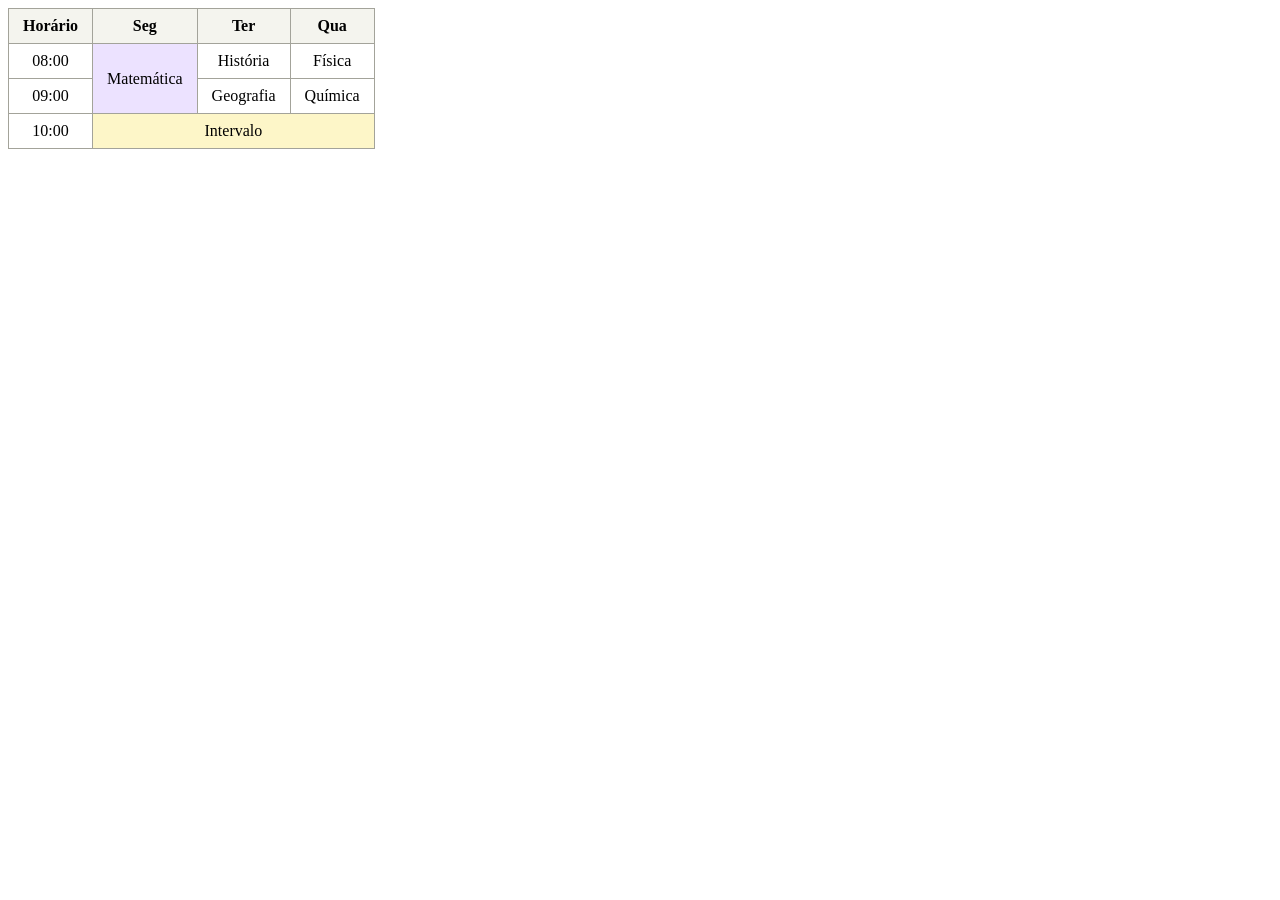
<file: aula-tabelas/04-tabela-mesclagem.html>
<!DOCTYPE html>
<html lang="en">
<head>
    <meta charset="UTF-8">
    <meta name="viewport" content="width=device-width, initial-scale=1.0">
    <title>Mesclagem</title>
</head>
<style>
  table { border-collapse: collapse; }
  th, td { border: 1px solid #a3a39a; padding: 8px 14px; text-align: center; }
  th { background: #f4f4ee; }
  [rowspan] { background: #ece2ff; }
  [colspan] { background: #fdf6c8; }
</style>
<body>
    <table>
  <tr>
    <th>Horário</th> <th>Seg</th> <th>Ter</th> <th>Qua</th>
  </tr>
  <tr>
    <td>08:00</td>
    <td rowspan="2">Matemática</td>
    <td>História</td>
    <td>Física</td>
  </tr>
  <tr>
    <td>09:00</td>
    <td>Geografia</td>
    <td>Química</td>
  </tr>
  <tr>
    <td>10:00</td>
    <td colspan="3">Intervalo</td>
  </tr>
</table>
</body>
</html>
</file>
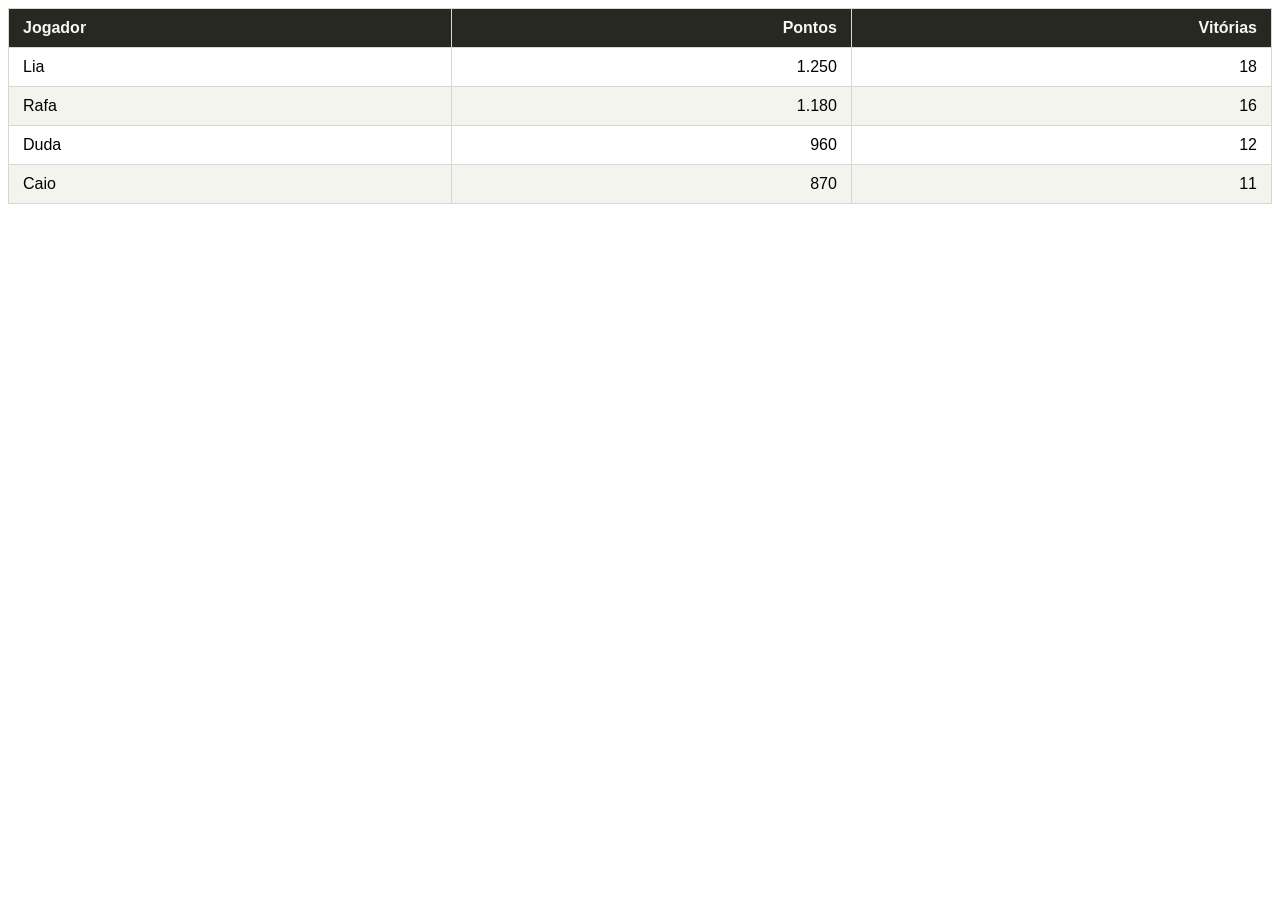
<file: aula-tabelas/05-tabela-estilo.html>
<!DOCTYPE html>
<html lang="en">
<head>
    <meta charset="UTF-8">
    <meta name="viewport" content="width=device-width, initial-scale=1.0">
    <title>Estilo da Tabela</title>
</head>
    <style>
  table {
    border-collapse: collapse;
    width: 100%;
    font-family: sans-serif;
  }
  th, td {
    border: 1px solid #d8d8d0;
    padding: 10px 14px;
    text-align: left;
  }
  thead th {
    background: #272822;
    color: #f8f8f2;
  }
  tbody tr:nth-child(even) {
    background: #f4f4ee;
  }
  tbody tr:hover {
    background: #fdf6c8;
  }
  .num {
    text-align: right;
  }
</style>
<body>

<table>
  <thead>
    <tr>
      <th>Jogador</th>
      <th class="num">Pontos</th>
      <th class="num">Vitórias</th>
    </tr>
  </thead>
  <tbody>
    <tr><td>Lia</td><td class="num">1.250</td><td class="num">18</td></tr>
    <tr><td>Rafa</td><td class="num">1.180</td><td class="num">16</td></tr>
    <tr><td>Duda</td><td class="num">960</td><td class="num">12</td></tr>
    <tr><td>Caio</td><td class="num">870</td><td class="num">11</td></tr>
  </tbody>
</table>
</body>
</html>
</file>
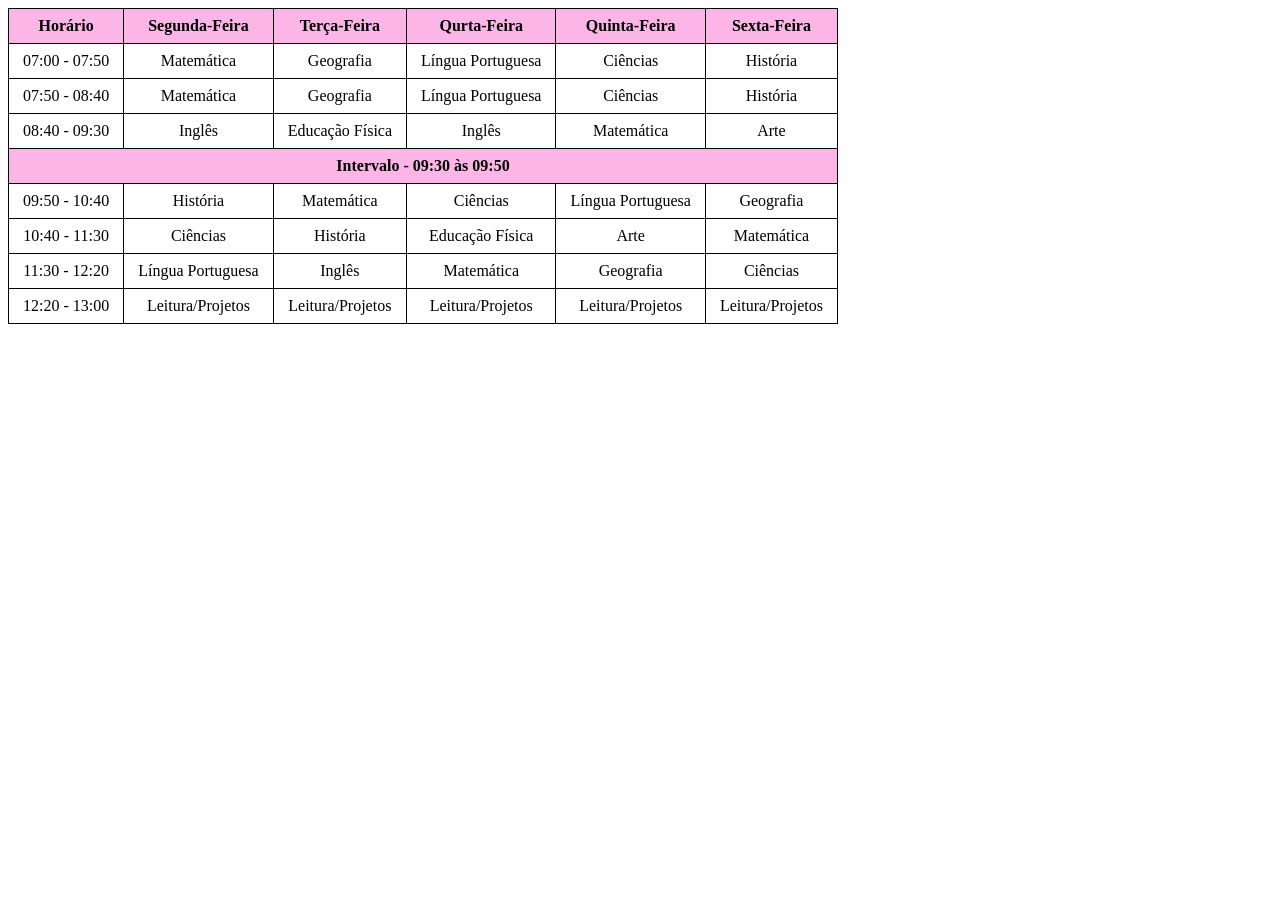
<file: aula-tabelas/06-tabela-boletim.html>
<!DOCTYPE html>
<html lang="en">
<head>
    <meta charset="UTF-8">
    <meta name="viewport" content="width=device-width, initial-scale=1.0">
    <title>Boletim Escolar</title>
</head>
<style>
  table { border-collapse: collapse; }
  th, td { border: 1px solid #030302; padding: 8px 14px; text-align: center; }
  th { background: #fbb5e7; }
  [colspan] { background: #fbb5e7; }
</style>

<body>
    <table>      
    <tr>
        <th>Horário</th>
        <th>Segunda-Feira</th>
        <th>Terça-Feira</th>
        <th>Qurta-Feira</th>
        <th>Quinta-Feira</th>
        <th>Sexta-Feira</th>
    </tr>

    <tr>
        <td>07:00 - 07:50</td>
        <td>Matemática</td>
        <td>Geografia</td>
        <td>Língua Portuguesa</td>
        <td>Ciências</td>
        <td>História</td>
    </tr>

    <tr>
        <td>07:50 - 08:40</td>
        <td>Matemática</td>
        <td>Geografia</td>
        <td>Língua Portuguesa</td>
        <td>Ciências</td>
        <td>História</td>
    </tr>

    <tr>
        <td>08:40 - 09:30</td>
        <td>Inglês</td>
        <td>Educação Física</td>
        <td>Inglês</td>
        <td>Matemática</td>
        <td>Arte</td>
    </tr>

    <th colspan="6">Intervalo - 09:30 às 09:50</th>

     <tr>
        <td>09:50 - 10:40</td>
        <td>História</td>
        <td>Matemática</td>
        <td>Ciências</td>
        <td>Língua Portuguesa</td>
        <td>Geografia</td>
    </tr>

    <tr>
        <td>10:40 - 11:30</td>
        <td>Ciências</td>
        <td>História</td>
        <td>Educação Física</td>
        <td>Arte</td>
        <td>Matemática</td>
    </tr>
        <td>11:30 - 12:20</td>
        <td>Língua Portuguesa</td>
        <td>Inglês</td>
        <td>Matemática</td>
        <td>Geografia</td>
        <td>Ciências</td>
    <tr>

        <tr>
            <td>12:20 - 13:00</td>
            <td>Leitura/Projetos</td>
            <td>Leitura/Projetos</td>
            <td>Leitura/Projetos</td>
            <td>Leitura/Projetos</td>
            <td>Leitura/Projetos</td>
        </tr>

    </tr>



    </table>

</body>
</html>
</file>
<file: portalburguer/style.css>
/* =========================================================
   CONFIGURAÇÕES GERAIS
========================================================= */

* {
  margin: 0;
  padding: 0;
  box-sizing: border-box;
}

html {
  scroll-behavior: smooth;
}

body {
  font-family: Arial, Helvetica, sans-serif;
  background: #fffaf3;
  color: #2b1d1d;
}


/* =========================================================
   CABEÇALHO
========================================================= */

header {
  background: #ffffff;
  padding: 18px 8%;

  display: flex;
  justify-content: space-between;
  align-items: center;

  box-shadow: 0 3px 15px rgba(0, 0, 0, 0.08);

  position: sticky;
  top: 0;
  z-index: 100;
}


/* =========================================================
   🖼️ IMAGEM DO LOGO
   Arquivo usado:
   img/burguer.png
========================================================= */

.logo {
  display: flex;
  align-items: center;
  gap: 10px;

  font-size: 29px;
  font-weight: bold;
  color: #9316a3;
}

.logo img {
  width: 45px;
  height: 45px;

  object-fit: cover;

  border-radius: 50%;
}


/* MENU */

nav {
  display: flex;
  gap: 30px;
}

nav a {
  text-decoration: none;
  color: #2b1d1d;
  font-weight: bold;
  transition: 0.3s;
}

nav a:hover {
  color: #c019d2;
}


/* =========================================================
   🍔 HERO
========================================================= */

.hero {
  min-height: 600px;

  padding: 80px 8%;

  display: flex;
  justify-content: space-between;
  align-items: center;

  gap: 50px;

  background: linear-gradient(
    135deg,
    #fffaf3,
    #f5e9d8
  );
}

.hero-conteudo {
  max-width: 600px;
}

.destaque {
  display: inline-block;

  background: #fce6fb;
  color: #9316a3;

  padding: 10px 18px;

  border-radius: 30px;

  font-weight: bold;
  font-size: 14px;

  margin-bottom: 20px;
}

.hero h1 {
  font-size: 60px;
  line-height: 1.05;

  margin-bottom: 25px;
}

.hero h1 span {
  color: #c019d2;
}

.hero p {
  font-size: 18px;
  line-height: 1.6;

  color: #6d5a5a;

  margin-bottom: 30px;
}


/* BOTÕES */

.hero-botoes {
  display: flex;
  gap: 15px;
  flex-wrap: wrap;
}

.botao {
  display: inline-block;

  background: #c019d2;
  color: white;

  padding: 15px 25px;

  border-radius: 30px;

  text-decoration: none;
  font-weight: bold;

  border: none;

  cursor: pointer;

  transition: 0.3s;
}

.botao:hover {
  background: #9316a3;

  transform: translateY(-3px);
}

.botao-secundario {
  background: transparent;
  color: #c019d2;

  border: 2px solid #c019d2;
}

.botao-secundario:hover {
  color: white;
}


/* =========================================================
   🍔 IMAGEM PRINCIPAL DO HERO
   Arquivo usado:
   img/burguer.png
========================================================= */

.hero-emoji {
  width: 330px;
  height: 330px;

  background: #fffaf3;

  border-radius: 50%;

  display: flex;
  justify-content: center;
  align-items: center;

  overflow: hidden;

  box-shadow: 0 20px 40px rgba(0, 0, 0, 0.15);

  transform: rotate(3deg);
}

.hero-emoji img {
  width: 100%;
  height: 100%;

  object-fit: cover;
}


/* =========================================================
   TÍTULOS
========================================================= */

.titulo-secao {
  text-align: center;
  margin-bottom: 50px;
}

.titulo-secao > span {
  color: #c019d2;

  font-size: 14px;
  font-weight: bold;

  letter-spacing: 1px;
}

.titulo-secao h2 {
  font-size: 38px;

  margin: 10px 0;
}

.titulo-secao p {
  color: #7c6969;
}


/* =========================================================
   🍔 CARDÁPIO
========================================================= */

.cardapio {
  padding: 90px 8%;
}

.lista-cards {
  display: flex;

  justify-content: center;
  align-items: stretch;

  gap: 25px;

  flex-wrap: wrap;
}


/* CARDS */

.card {
  background: white;

  width: 260px;

  padding: 25px;

  border-radius: 25px;

  box-shadow:
    0 10px 30px rgba(0, 0, 0, 0.08);

  transition: 0.3s;

  display: flex;
  flex-direction: column;
}

.card:hover {
  transform: translateY(-8px);

  box-shadow:
    0 15px 35px rgba(0, 0, 0, 0.13);
}

.destaque-card {
  border: 2px solid #e972f7;
}


/* =========================================================
   🖼️ IMAGEM DO CARD 1
   Arquivo usado:
   img/burguer02.png

   ESTA É A IMAGEM QUE FOI CORRIGIDA
========================================================= */

.card-topo {
  display: flex;

  justify-content: space-between;
  align-items: center;

  gap: 10px;

  margin-bottom: 20px;
}

.card-topo .imagem-burguer {
  width: 90px;
  height: 90px;

  /* Não deixa a imagem deformada */
  object-fit: contain;

  display: block;

  /* Deixa a imagem reta */
  transform: rotate(0deg);

  flex-shrink: 0;
}


/* =========================================================
   🥓🌱🍟 ÍCONES DOS OUTROS CARDS
========================================================= */

.emoji {
  width: 90px;
  height: 90px;
  display: flex;
  justify-content: center;
  align-items: center;
  background: #fff5e9;
  border-radius: 20px;
  overflow: hidden;
}

.emoji img {
  width: 100%;
  height: 100%;
  object-fit: contain;
}


/* ETIQUETAS */

.favorito {
  background: #fce6fb;

  color: #9316a3;

  padding: 7px 10px;

  border-radius: 20px;

  font-size: 11px;
  font-weight: bold;

  white-space: nowrap;
}


/* TEXTO DOS CARDS */

.card h3 {
  font-size: 23px;

  margin-bottom: 10px;
}

.card p {
  color: #766666;

  line-height: 1.5;

  font-size: 14px;

  flex-grow: 1;
}


/* PREÇO */

.card-final {
  margin-top: 20px;

  display: flex;

  justify-content: space-between;
  align-items: center;
}

.preco {
  color: #9316a3;

  font-size: 20px;

  font-weight: bold;
}


/* BOTÃO + */

.mini-botao {
  width: 35px;
  height: 35px;

  border-radius: 50%;

  border: none;

  background: #c019d2;

  color: white;

  font-size: 22px;

  cursor: pointer;

  transition: 0.3s;
}

.mini-botao:hover {
  background: #9316a3;

  transform: scale(1.1);
}


/* =========================================================
   🔥 PROMOÇÕES
========================================================= */

.promo {
  padding: 80px 8%;

  background: #2b1d1d;

  color: white;
}

.titulo-promo h2 {
  color: white;
}

.lista-promo {
  display: flex;

  justify-content: center;

  gap: 20px;

  flex-wrap: wrap;
}

.promo-item {
  background: #3a2929;

  padding: 25px;

  border-radius: 20px;

  display: flex;

  align-items: center;

  gap: 15px;

  width: 300px;
}

.promo-icone {
  font-size: 35px;
}

.promo-item strong {
  font-size: 17px;
}

.promo-item p {
  margin-top: 5px;

  color: #d7caca;

  font-size: 14px;
}


/* =========================================================
   🛒 PEDIDO
========================================================= */

.pedido {
  padding: 90px 8%;
}

.pedido-conteudo {
  max-width: 1000px;

  margin: auto;

  display: flex;

  justify-content: space-between;

  align-items: center;

  gap: 60px;
}

.pedido-texto {
  flex: 1;
}

.pedido-texto > span {
  color: #c019d2;

  font-weight: bold;
}

.pedido-texto h2 {
  font-size: 40px;

  margin: 15px 0;
}

.pedido-texto p {
  color: #766666;

  line-height: 1.6;
}


/* FORMULÁRIO */

.formulario {
  flex: 1;

  background: white;

  padding: 30px;

  border-radius: 25px;

  box-shadow:
    0 10px 30px rgba(0, 0, 0, 0.08);
}

.campo {
  display: flex;

  flex-direction: column;

  gap: 7px;

  margin-bottom: 18px;
}

.campo label {
  font-weight: bold;

  font-size: 14px;
}

.campo input,
.campo select {
  padding: 13px;

  border: 1px solid #ddd;

  border-radius: 10px;

  outline: none;

  font-size: 14px;
}

.campo input:focus,
.campo select:focus {
  border-color: #c019d2;
}

.enviar {
  width: 100%;
}


/* =========================================================
   RODAPÉ
========================================================= */

footer {
  background: #1f1616;

  color: white;

  text-align: center;

  padding: 45px 20px;
}

.footer-logo {
  font-size: 25px;

  font-weight: bold;

  margin-bottom: 10px;
}

footer p {
  color: #cdbebe;

  margin-bottom: 20px;
}

.redes {
  display: flex;

  justify-content: center;

  gap: 15px;

  flex-wrap: wrap;

  margin-bottom: 20px;
}

.redes span {
  background: #352626;

  padding: 9px 15px;

  border-radius: 20px;

  font-size: 13px;
}

footer small {
  color: #9a5fa0;
}


/* =========================================================
   📱 RESPONSIVIDADE
========================================================= */

@media (max-width: 800px) {

  header {
    flex-direction: column;

    gap: 15px;
  }

  nav {
    gap: 15px;
  }

  .hero {
    flex-direction: column;

    text-align: center;
  }

  .hero h1 {
    font-size: 45px;
  }

  .hero-botoes {
    justify-content: center;
  }

  .hero-emoji {
    width: 270px;
    height: 270px;
  }

  .pedido-conteudo {
    flex-direction: column;
  }

}


@media (max-width: 500px) {

  .logo {
    font-size: 23px;
  }

  .hero {
    padding: 60px 5%;
  }

  .hero h1 {
    font-size: 38px;
  }

  .cardapio,
  .pedido {
    padding: 60px 5%;
  }

  .card {
    width: 100%;

    max-width: 320px;
  }

}
</file>
